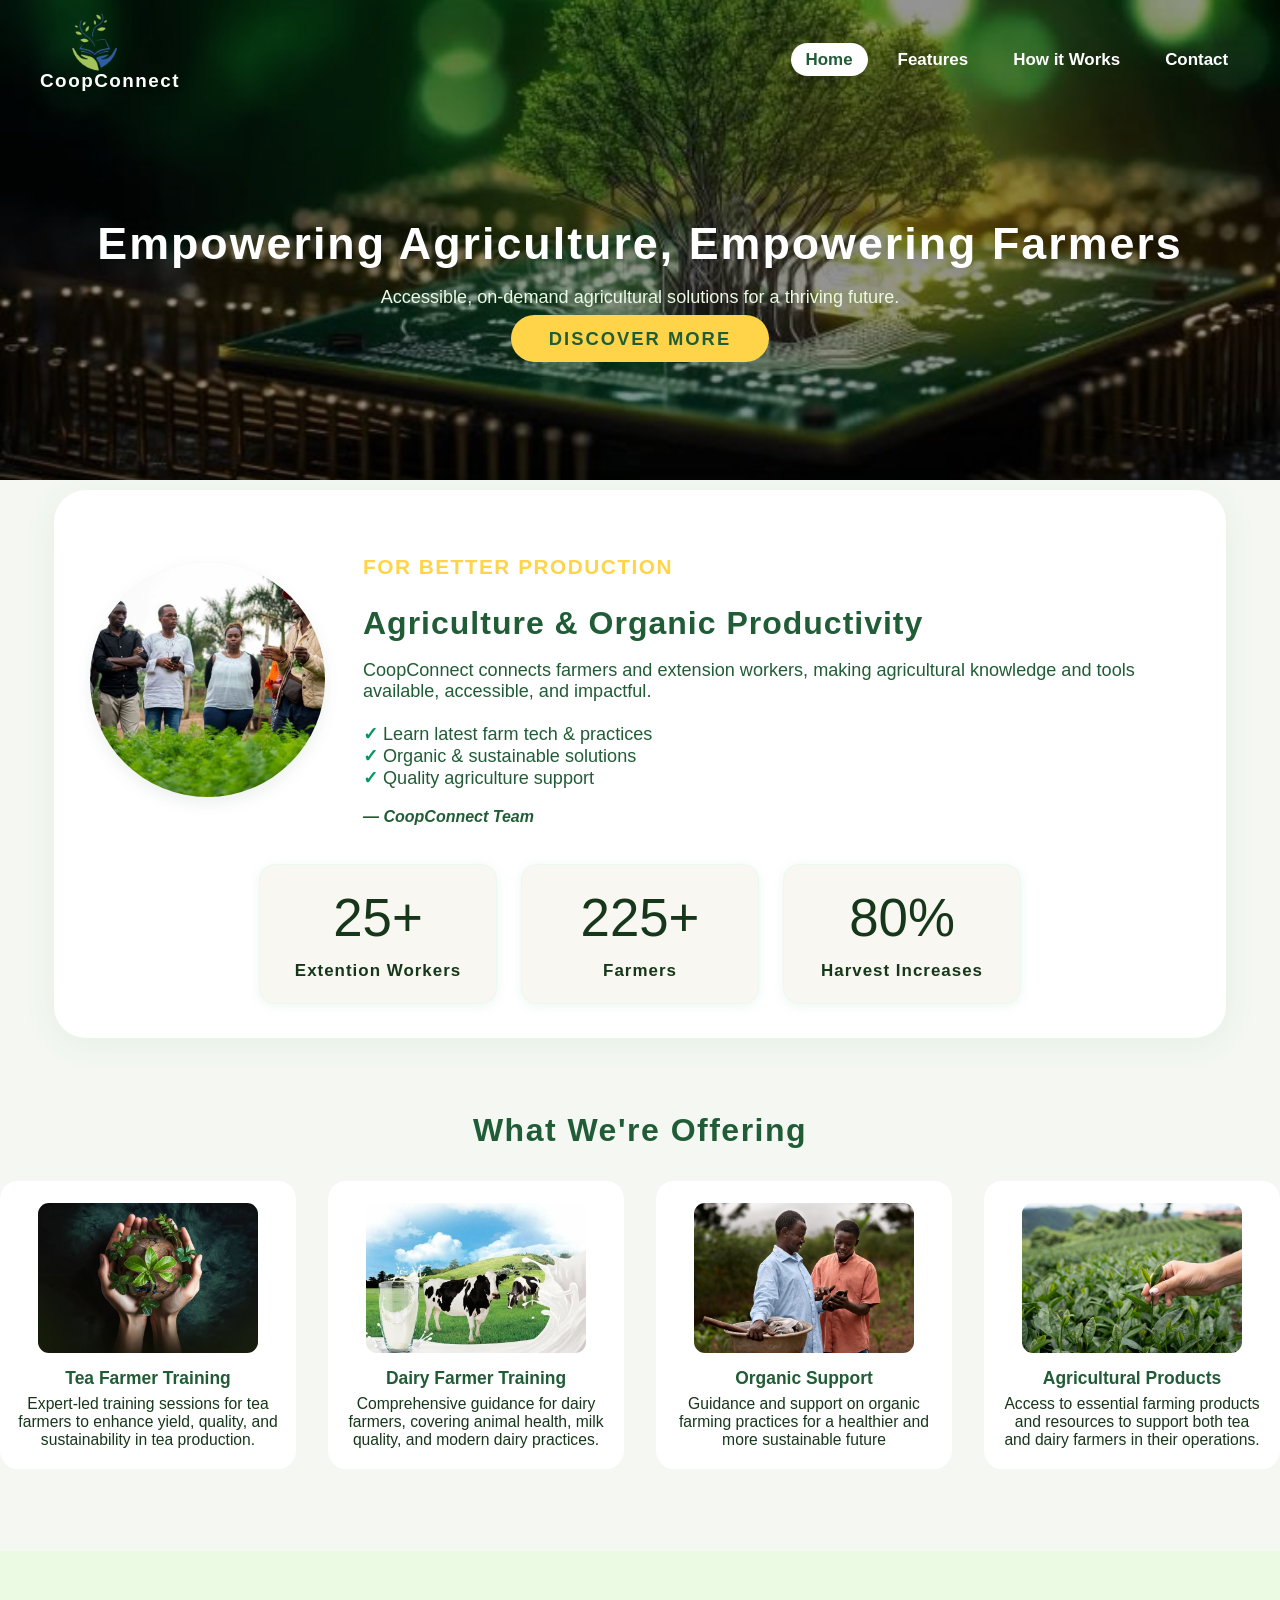
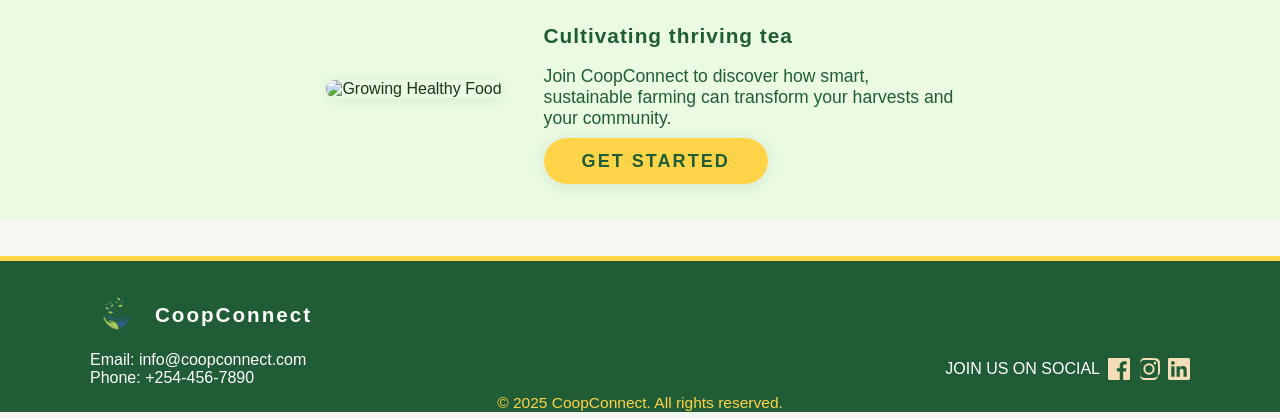
<file: index.html>
<!DOCTYPE html>
<html lang="en">
<head>
  <meta charset="UTF-8">
  <meta name="viewport" content="width=device-width, initial-scale=1.0">
  <title>CoopConnect | Home</title>
  <link rel="stylesheet" href="style.css">
  <link rel="icon" href="logo.png">
</head>
<body>
  <header>
    <div class="hero-section">
      <img src="images/dbc485158a3fa63e5e32a10bd4360f9a.jpg" alt="Hero background" class="hero-bg">
      <nav class="navbar">
        <div class="logo">
          <img src="images/Logo.png" alt="CoopConnect Logo">
          <span class="logotext">CoopConnect</span>
        </div>
        <button class="hamburger" id="hamburger" aria-label="Toggle navigation">
          <span></span>
          <span></span>
          <span></span>
        </button>
        <ul class="nav-links" id="navLinks">
          <li><a href="index.html"class="active">Home</a></li>
          <li><a href="features.html">Features</a></li>
          <li><a href="how-it-works.html" >How it Works</a></li>
          
          <li><a href="contact.html">Contact</a></li>
        </ul>
    </nav>
      <div class="hero-content">
        
        <h1>Empowering Agriculture, Empowering Farmers</h1>
        <p>Accessible, on-demand agricultural solutions for a thriving future.</p>
        <a href="#" class="hero-btn">Discover More</a>
      </div>
    </div>
  </header>
  <section class="intro-section">
    <div class="intro-content">
      <div class="intro-img-wrap">
        <img src="images/33837503_Kenia4-1226x0-c-default.jpg" alt="Farmers working together">
      </div>
      <div class="intro-text">
        <h3>FOR BETTER PRODUCTION</h3>
        <h2>Agriculture & Organic Productivity</h2>
        <p>
          CoopConnect connects farmers and extension workers, making agricultural knowledge and tools available, accessible, and impactful. 
          <br>
          <br>
          <span class="intro-check">&#10003;</span> Learn latest farm tech & practices<br>
          <span class="intro-check">&#10003;</span> Organic & sustainable solutions<br>
          <span class="intro-check">&#10003;</span> Quality agriculture support
        </p>
        <div class="intro-signature">
          <span>— CoopConnect Team</span>
        </div>
      </div>
    </div>
    <div class="feature-cards">
      <div class="feature-card">
        <div class="feature-card-icon">25+</div>
        <div class="feature-card-title">Extention Workers</div>
      </div>
      <div class="feature-card">
        <div class="feature-card-icon">225+</div>
        <div class="feature-card-title">Farmers</div>
      </div>
      <div class="feature-card">
        <div class="feature-card-icon">80%</div>
        <div class="feature-card-title">Harvest Increases</div>
      </div>
    </div>
  </section>

  <section class="offerings-section">
    <h2>What We're Offering</h2>
    <div class="offerings-list">
      <div class="offering">
        <img src="images/teaproduct.jpg" alt="Agriculture Products">
        <div class="offering-title">Tea Farmer Training</div>
        <div class="offering-desc">Expert-led training sessions for tea farmers to enhance yield, quality, and sustainability in tea production.</div>
      </div>
      <div class="offering">
        <img src="images/milk0.jpg" alt="Organic Products">
        <div class="offering-title">Dairy Farmer Training</div>
        <div class="offering-desc">Comprehensive guidance for dairy farmers, covering animal health, milk quality, and modern dairy practices.</div>
      </div>
      <div class="offering">
        <img src="images/medium-shot-farmers-with-smartphone.jpg" alt="Fresh Vegetables">
        <div class="offering-title">Organic Support </div>
        <div class="offering-desc">Guidance and support on organic farming practices for a healthier and more sustainable future</div>
      </div>
      <div class="offering">
        <img src="images/f34e3bfbaf74bbdf54e1a8351b16b3fd.jpg" alt="Dairy Products">
        <div class="offering-title">Agricultural Products</div>
        <div class="offering-desc">Access to essential farming products and resources to support both tea and dairy farmers in their operations.</div>
      </div>
    </div>
  </section>

  <section class="cta-section">
    <div class="cta-img">
      <img sr c="images/tea.jpg" alt="Growing Healthy Food">
    </div>
    <div class="cta-content">
      <h2>Cultivating thriving tea</h2>
      <p>
        Join CoopConnect to discover how smart, sustainable farming can transform your harvests and your community.
      </p>
      <a href="#" class="cta-btn">Get Started</a>
    </div>
  </section>

  
  <footer>
    <div class="footer-content">
      <div class="footer-logo">
        <img src="images/Logo.png" alt="CoopConnect Logo" style="height:56px;">
        <span>CoopConnect</span>
      </div>
      <div class="footer-info">
        <div>
          Email: info@coopconnect.com<br>
          Phone: +254-456-7890
        </div>
        <div class="footer-social">
          <span>JOIN US ON SOCIAL</span>
          <a href="https://facebook.com/yourpage" target="_blank" aria-label="Facebook">
            <svg class="footer-icon" viewBox="0 0 24 24" width="22" height="22" fill="#f5deb3" xmlns="http://www.w3.org/2000/svg">
                <path d="M22.675 0h-21.35C.597 0 0 .597 0 1.326v21.348C0 23.403.597 24 1.326 24h11.495v-9.294H9.691v-3.622h3.13V8.413c0-3.1 1.893-4.788 4.659-4.788 1.325 0 2.463.099 2.797.143v3.24l-1.918.001c-1.504 0-1.797.715-1.797 1.763v2.313h3.587l-.467 3.622h-3.12V24h6.116C23.403 24 24 23.403 24 22.674V1.326C24 .597 23.403 0 22.675 0"/>
              </svg>
          </a>
          <a href="https://instagram.com/yourpage" target="_blank" aria-label="Instagram">
            <svg class="footer-icon" viewBox="0 0 24 24" width="22" height="22" fill="#f5deb3" xmlns="http://www.w3.org/2000/svg">
                <path d="M12,2.163c3.204,0,3.584,0.012,4.85,0.07c1.366,0.062,2.633,0.334,3.608,1.308c0.974,0.975,1.246,2.243,1.308,3.608
                  c0.058,1.266,0.069,1.646,0.069,4.851s-0.012,3.584-0.07,4.85c-0.063,1.366-0.334,2.633-1.308,3.608
                  c-0.975,0.974-2.242,1.246-3.608,1.308c-1.266,0.058-1.646,0.069-4.85,0.069s-3.584-0.012-4.85-0.07
                  c-1.366-0.062-2.633-0.334-3.608-1.308c-0.974-0.975-1.246-2.242-1.308-3.608c-0.059-1.266-0.069-1.646-0.069-4.85
                  s0.012-3.584,0.07-4.85c0.062-1.366,0.334-2.633,1.308-3.608c0.975-0.974,2.242-1.246,3.608-1.308C8.416,2.175,8.796,2.163,12,2.163
                   M12,0C8.741,0,8.332,0.014,7.052,0.072C5.77,0.13,4.672,0.416,3.678,1.41C2.684,2.403,2.399,3.501,2.341,4.783
                  C2.283,6.064,2.269,6.473,2.269,12c0,5.527,0.014,5.936,0.072,7.217c0.058,1.282,0.343,2.381,1.337,3.374
                  c0.994,0.994,2.093,1.279,3.374,1.337C8.332,23.986,8.741,24,12,24s3.668-0.014,4.948-0.072c1.282-0.058,2.381-0.343,3.374-1.337
                  c0.994-0.994,1.279-2.093,1.337-3.374C23.986,17.668,24,17.259,24,12c0-5.259-0.014-5.668-0.072-6.948
                  c-0.058-1.282-0.343-2.381-1.337-3.374c-0.994-0.994-2.093-1.279-3.374-1.337C15.668,0.014,15.259,0,12,0L12,0z"/>
                <path d="M12,5.838A6.162,6.162,0,1,0,18.162,12,6.152,6.152,0,0,0,12,5.838Zm0,10.162A3.999,3.999,0,1,1,16,12,4,4,0,0,1,12,16Zm6.406-11.845a1.44,1.44,0,1,0,1.44,1.44A1.44,1.44,0,0,0,18.406,4.155Z"/>
              </svg>
          </a>
          <a href="https://linkedin.com/in/yourprofile" target="_blank" aria-label="LinkedIn">
            <svg class="footer-icon" viewBox="0 0 24 24" width="22" height="22" fill="#f5deb3" xmlns="http://www.w3.org/2000/svg">
                <path d="M20.447 20.452h-3.554v-5.569c0-1.328-.025-3.037-1.85-3.037-1.853 0-2.136 1.445-2.136 2.939v5.667h-3.554V9h3.414v1.561h.049c.476-.899 1.637-1.848 3.372-1.848 3.602 0 4.267 2.369 4.267 5.455v6.284zM5.337 7.433c-1.144 0-2.069-.926-2.069-2.068 0-1.143.925-2.068 2.069-2.068 1.143 0 2.068.925 2.068 2.068 0 1.142-.925 2.068-2.068 2.068zm1.777 13.019H3.561V9h3.553v11.452zM22.225 0H1.771C.792 0 0 .771 0 1.723v20.549C0 23.229.792 24 1.771 24h20.451C23.2 24 24 23.229 24 22.271V1.723C24 .771 23.2 0 22.225 0z"/>
              </svg>
          </a>
        </div>
      </div>
      <div class="footer-bottom">
        &copy; 2025 CoopConnect. All rights reserved.
      </div>
    </div>
  </footer>
<script src="index.js"></script>
</body>
</html>
</file>
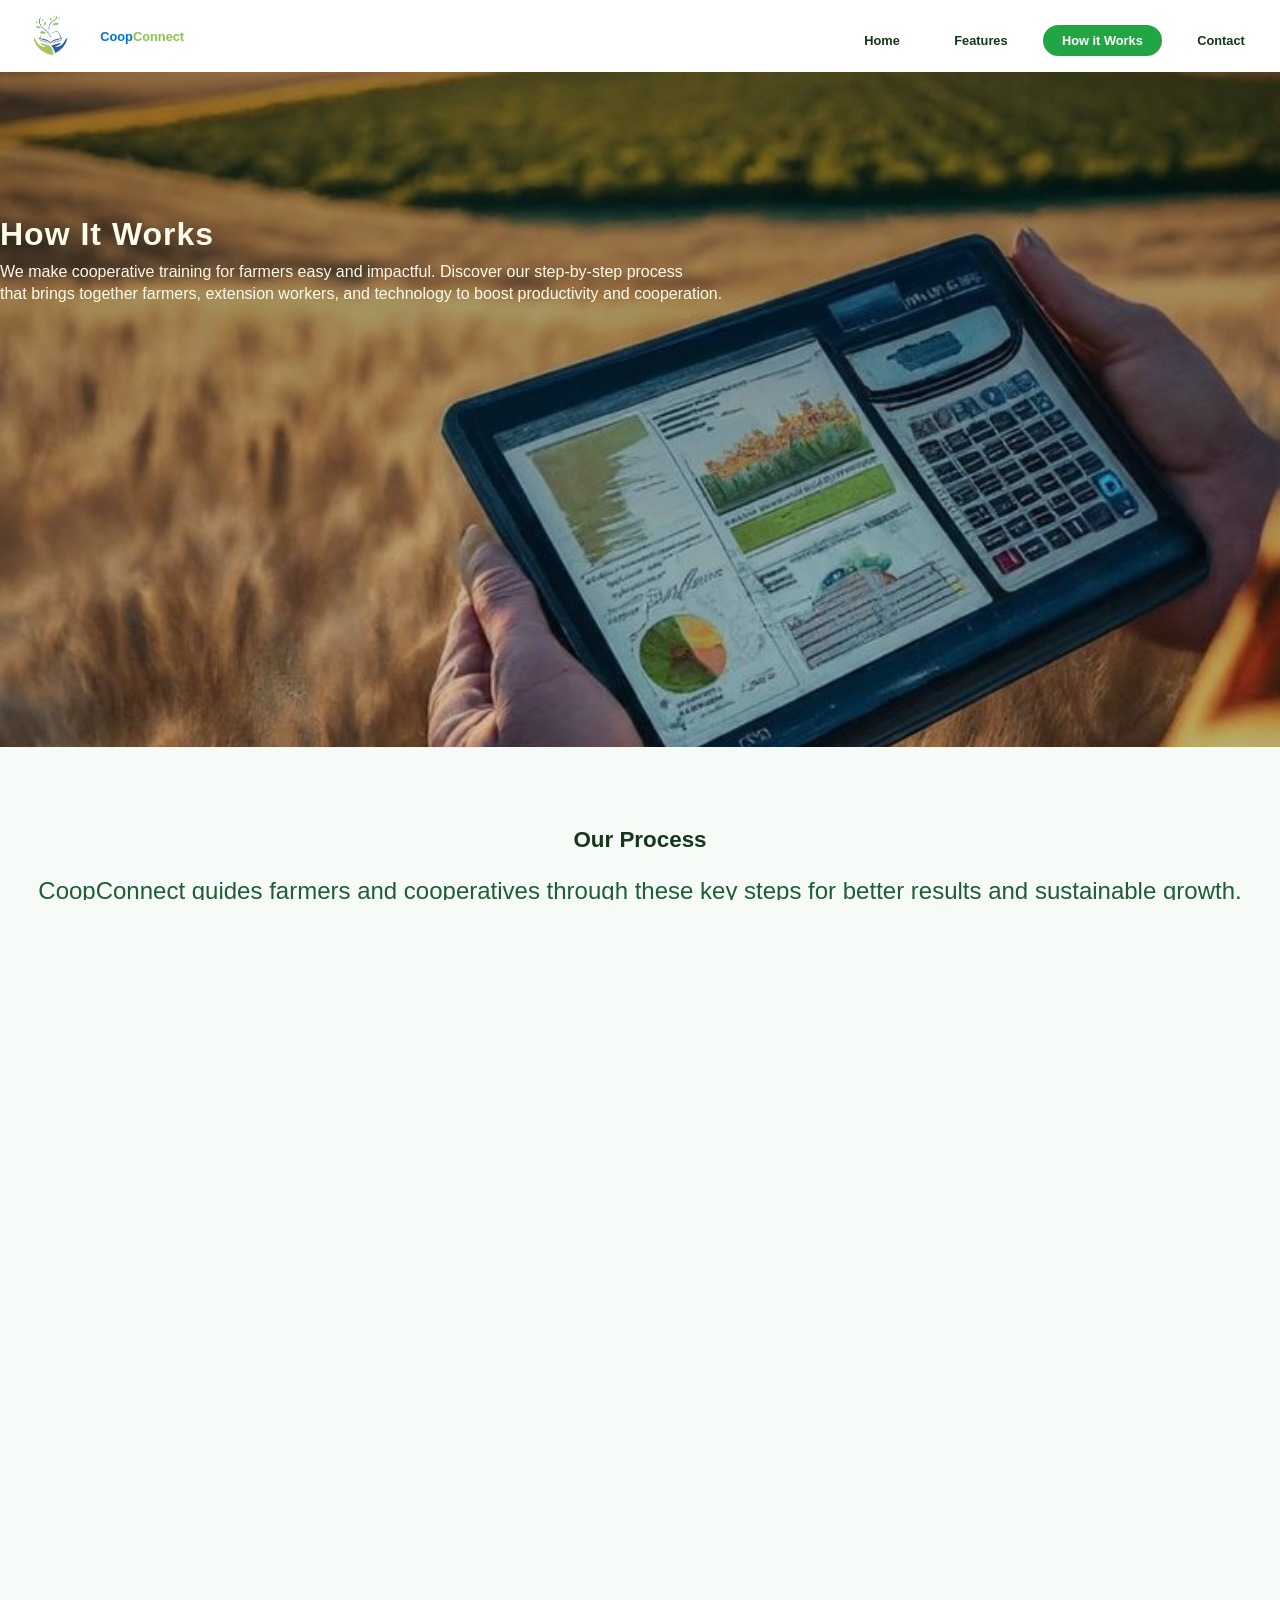
<file: how-it-works.html>
<!DOCTYPE html>
<html lang="en">
<head>
  <meta charset="UTF-8">
  <meta name="viewport" content="width=device-width,initial-scale=1.0">
  <title>CoopConnect | How it Works</title>
  <link rel="stylesheet" href="how-it-works.css">
  <link rel="icon" href="images/coop-logo.png"> 
  <link rel="stylesheet" href="https://cdnjs.cloudflare.com/ajax/libs/font-awesome/6.7.2/css/all.min.css">
</head>
<body>
  <nav class="navbar">
    <div class="logo">
      <img src="images/coop-logo.png" alt="CoopConnect Logo">
        <div class="footer-brand">
    <span class="footer-coop">Coop</span><span class="footer-connect">Connect</span>
  </div>
    </div>
    <button class="hamburger" id="hamburger" aria-label="Toggle navigation">
      <span></span>
      <span></span>
      <span></span>
    </button>
    <ul class="nav-links" id="navLinks">
      <li><a href="index.html">Home</a></li>
      <li><a href="features.html">Features</a></li>
      <li><a href="how-it-works.html" class="active">How it Works</a></li>
      <li><a href="contact.html">Contact</a></li>
    </ul>
  </nav>


  <header class="how-hero">
    <div class="hero-content">
      <h1>How It Works</h1>
      <p>
        We make cooperative training for farmers easy and impactful. Discover our step-by-step process <br>
        that brings together farmers, extension workers, and technology to boost productivity and cooperation.
      </p>
    </div>
  </header>

  <section class="steps-section">
    <div class="steps-title">Our Process</div>
    <div class="steps-desc">
      <p>CoopConnect guides farmers and cooperatives through these key steps for better results and sustainable growth.</p>
    </div>
    </section>
    <div class="steps-list">
      <div class="step-card">
        <div class="step-icon">👥</div>
        <div class="step-title"><h1>Grouping Farmers</h1></div>
        <div class="step-desc"><p>Farmers are grouped by village, forming collaborative learning circles for support and sharing.</p></div>
      </div>
      <div class="step-card">
        <div class="step-icon">🧑‍🏫</div>
        <div class="step-title"><h1>Assigning Extensions</h1></div>
        <div class="step-desc"><p>Extension workers are assigned to each group, offering expert guidance and practical training.</p></div>
      </div>
      <div class="step-card">
        <div class="step-icon">🗓️</div>
        <div class="step-title"><h1> Sessions</h1></div>
        <div class="step-desc"><p>Sessions are scheduled regularly for each group, ensuring consistent, ongoing learning opportunities.</p></div>
      </div>
      <div class="step-card">
        <div class="step-icon">🏅</div>
        <div class="step-title"><h1>Farmer's Points</h1></div>
        <div class="step-desc"><p>Active participation is rewarded with points, motivating farmers to attend and engage in every session.</p></div>
      </div>
    </div>
  

<footer>
      <div class="footer-content">
        <div class="footer-logo">
  <img src="images/coop-logo.png" alt="CoopConnect Logo" style="height:76px;">
  <div class="footer-brand">
    <span class="footer-coop">Coop</span><span class="footer-connect">Connect</span>
  </div>
</div>
        <div class="footer-info">
          <div>
            Email: info@coopconnect.com<br>
            Phone: +254-456-7890
          </div>
          <div class="footer-social">
            <p>JOIN US ON SOCIAL</p>
            <div class="footer-social-label">
              <a href="#" aria-label="Facebook">
                <i class="fa-brands fa-facebook" style="color: #FAFCFF;"></i>
              </a>
              <a href="#" aria-label="Instagram">
                <i class="fa-brands fa-instagram" style="color: #F3FBF9;"></i>
              </a>
              <a href="#" aria-label="LinkedIn">
                <i class="fa-brands fa-linkedin" style="color: #F1F2F4;"></i>
              </a>
            </div>
          </div>
        </div>
        <div class="footer-bottom">
          &copy; 2025 CoopConnect. All rights reserved.
        </div>
      </div>
    </footer>
  
  <script src="how-it-works.js"></script>
</body>
</html>
</file>
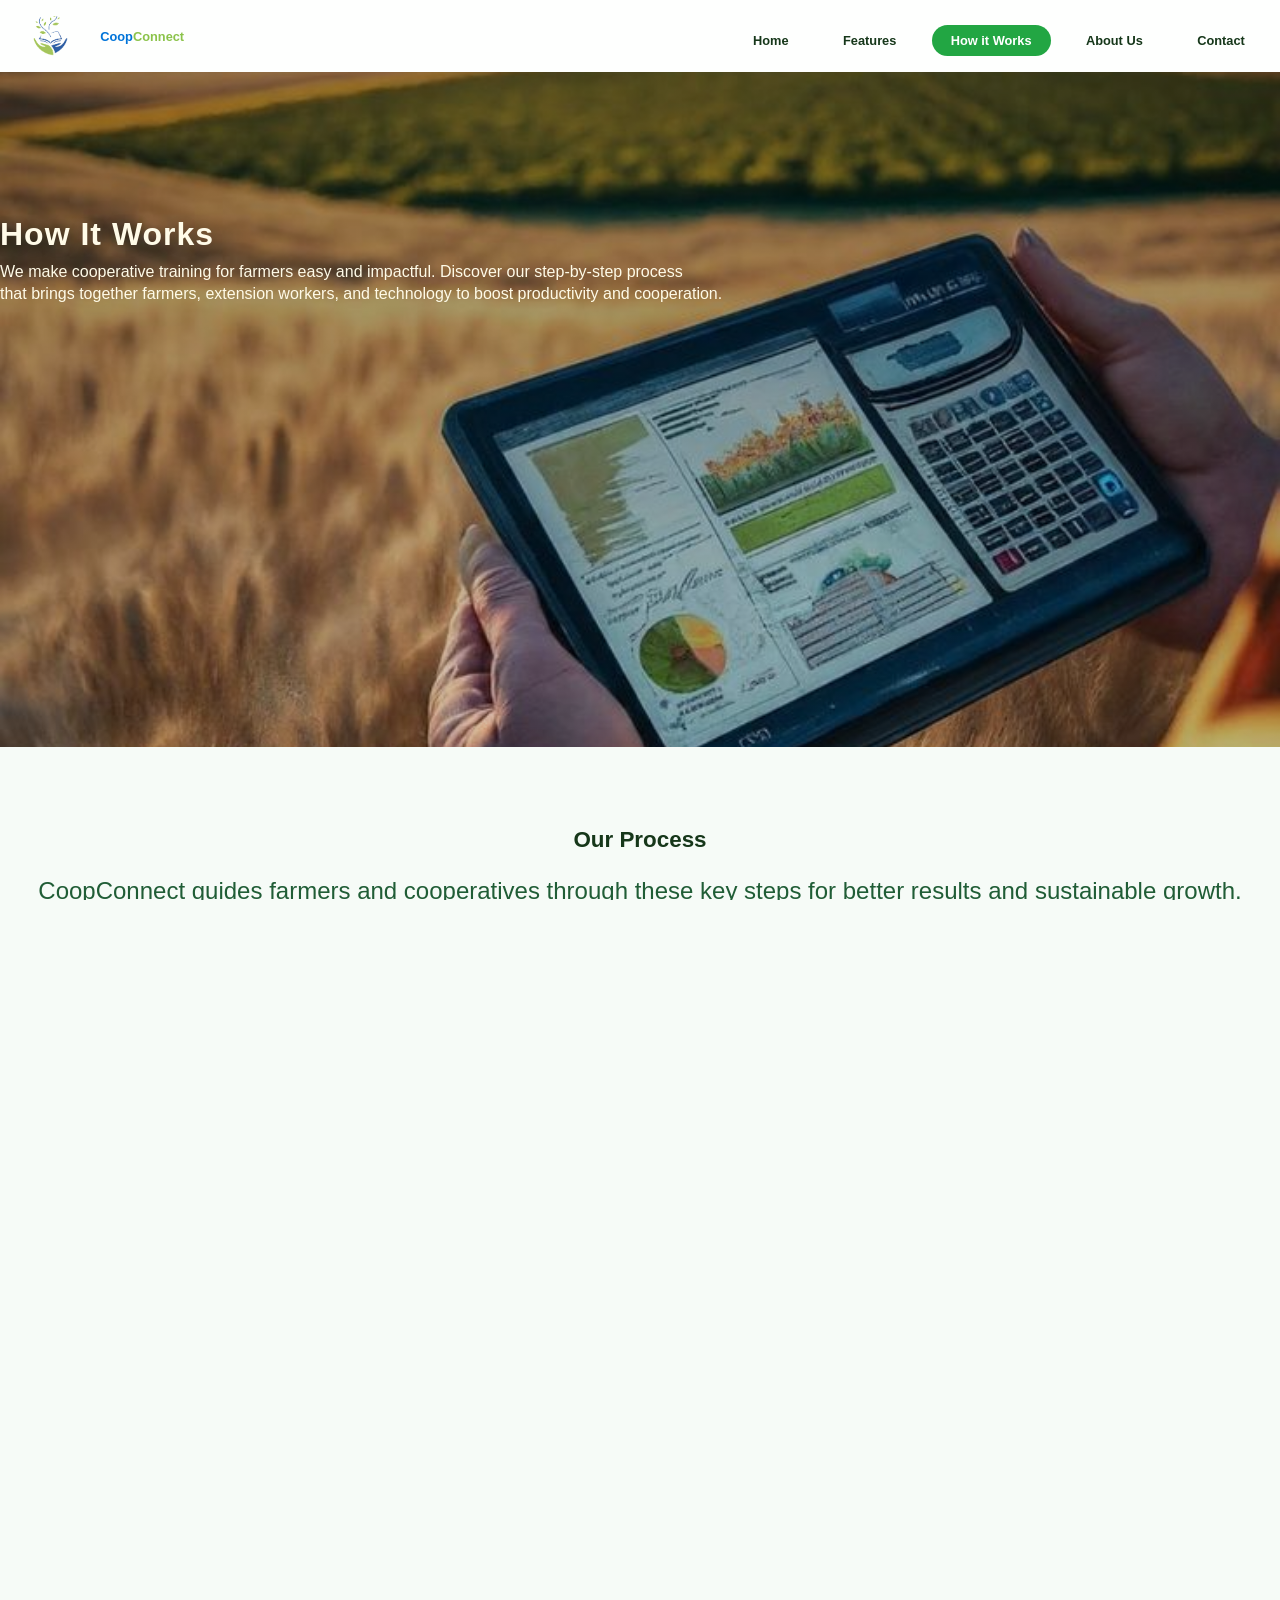
<file: how.html>
<!DOCTYPE html>
<html lang="en">
<head>
  <meta charset="UTF-8">
  <meta name="viewport" content="width=device-width,initial-scale=1.0">
  <title>CoopConnect | How it Works</title>
  <link rel="stylesheet" href="how-it-works.css">
  <link rel="icon" href="images/coop-logo.png"> 
  <link rel="stylesheet" href="https://cdnjs.cloudflare.com/ajax/libs/font-awesome/6.7.2/css/all.min.css">
</head>
<body>
  <nav class="navbar">
    <div class="logo">
      <img src="images/coop-logo.png" alt="CoopConnect Logo">
        <div class="footer-brand">
    <span class="footer-coop">Coop</span><span class="footer-connect">Connect</span>
  </div>
    </div>
    <button class="hamburger" id="hamburger" aria-label="Toggle navigation">
      <span></span>
      <span></span>
      <span></span>
    </button>
    <ul class="nav-links" id="navLinks">
      <li><a href="index.html">Home</a></li>
      <li><a href="features.html">Features</a></li>
      <li><a href="how" class="active">How it Works</a></li>
      <li><a href="about-us.html">About Us</a></li>
      <li><a href="contacts.html">Contact</a></li>
    </ul>
  </nav>


  <header class="how-hero">
    <div class="hero-content">
      <h1>How It Works</h1>
      <p>
        We make cooperative training for farmers easy and impactful. Discover our step-by-step process <br>
        that brings together farmers, extension workers, and technology to boost productivity and cooperation.
      </p>
    </div>
  </header>

  <section class="steps-section">
    <div class="steps-title">Our Process</div>
    <div class="steps-desc">
      <p>CoopConnect guides farmers and cooperatives through these key steps for better results and sustainable growth.</p>
    </div>
    </section>
    <div class="steps-list">
      <div class="step-card">
        <div class="step-icon">👥</div>
        <div class="step-title"><h1>Grouping Farmers</h1></div>
        <div class="step-desc"><p>Farmers are grouped by village, forming collaborative learning circles for support and sharing.</p></div>
      </div>
      <div class="step-card">
        <div class="step-icon">🧑‍🏫</div>
        <div class="step-title"><h1>Assigning Extensions</h1></div>
        <div class="step-desc"><p>Extension workers are assigned to each group, offering expert guidance and practical training.</p></div>
      </div>
      <div class="step-card">
        <div class="step-icon">🗓️</div>
        <div class="step-title"><h1> Sessions</h1></div>
        <div class="step-desc"><p>Sessions are scheduled regularly for each group, ensuring consistent, ongoing learning opportunities.</p></div>
      </div>
      <div class="step-card">
        <div class="step-icon">🏅</div>
        <div class="step-title"><h1>Farmer's Points</h1></div>
        <div class="step-desc"><p>Active participation is rewarded with points, motivating farmers to attend and engage in every session.</p></div>
      </div>
    </div>
  

<footer>
      <div class="footer-content">
        <div class="footer-logo">
  <img src="images/coop-logo.png" alt="CoopConnect Logo" style="height:76px;">
  <div class="footer-brand">
    <span class="footer-coop">Coop</span><span class="footer-connect">Connect</span>
  </div>
</div>
        <div class="footer-info">
          <div>
            Email: info@coopconnect.com<br>
            Phone: +254-456-7890
          </div>
          <div class="footer-social">
            <p>JOIN US ON SOCIAL</p>
            <div class="footer-social-label">
              <a href="#" aria-label="Facebook">
                <i class="fa-brands fa-facebook" style="color: #FAFCFF;"></i>
              </a>
              <a href="#" aria-label="Instagram">
                <i class="fa-brands fa-instagram" style="color: #F3FBF9;"></i>
              </a>
              <a href="#" aria-label="LinkedIn">
                <i class="fa-brands fa-linkedin" style="color: #F1F2F4;"></i>
              </a>
            </div>
          </div>
        </div>
        <div class="footer-bottom">
          &copy; 2025 CoopConnect. All rights reserved.
        </div>
      </div>
    </footer>
  
  <script src="how-it-works.js"></script>
</body>
</html>
</file>
<file: style.css>
body {
  font-family: poppins Arial, sans-serif;
  background: #f4f7f2;
  margin: 0;
  color: #16371a;
}

.topbar {
  background: #2d713c;
  color: #fff;
  padding: 6px 0;
  font-size: 0.98rem;
  display: flex;
  align-items: center;
  justify-content: space-between;
  padding-left: 28px;
  padding-right: 28px;
}
.topbar-links a {
  color: #fff;
  text-decoration: underline;
  margin-left: 16px;
  font-size: 0.93rem;
}

header {
  position: relative;
  min-height: 480px;
  background: #205d36;
}
.hero-section {
  position: relative;
  width: 100%;
  min-height: 480px;
  overflow: hidden;
  margin-top: px;
}
.hero-bg {
  width: 100%;
  height: 480px;
  object-fit: cover;
  display: block;
  filter: brightness(0.58) grayscale(0.08);
  position: absolute;
  top: 0;
  left: 0;
  z-index: 1;
}
.navbar {
  display: flex;
  justify-content: space-between;
  align-items: center;
  position: absolute;
  top: 28px;
  left: 0;
  width: 97%;
  padding: 0 48px;
  z-index: 3;
}
.logo {
  display: flex;
  align-items: center;
  margin-left: -2rem;

}

.logo img {
  height: 98px;
}
.logotext {
  font-weight: bold;
  color: #fff;
  font-size: 1.18rem;
  letter-spacing: 1.5px;
  text-shadow: 0 2px 8px rgba(0,0,0,0.11);
  margin-top: -1.5rem;
  margin-left: 2rem;
}
.nav-links {
  list-style: none;
  display: flex;
  gap: 15px;
  margin: 0;
  padding: 0;
}
.nav-links li a {
  color: #fff;
  text-decoration: none;
  font-weight: 600;
  font-size: 1.06rem;
  padding: 7px 15px;
  border-radius: 20px;

}
.nav-links li a.active,
.nav-links li a:hover {
  background: #fff;
  color: #205d36;
}

.hero-content {
  position: absolute;
  top: 56%;
  left: 50%;
  transform: translate(-50%, -50%);
  text-align: center;
  width: 90%;
  z-index: 2;
}
.hero-content h2 {
  color: #fff;
  font-size: 1.3rem;
  font-weight: 500;
  margin-bottom: 4px;
  letter-spacing: 1.5px;
}
.hero-content h1 {
  color: #fff;
  font-size: 2.8rem;
  font-weight: 900;
  letter-spacing: 2px;
  margin-bottom: 18px;
  text-shadow: 0 2px 14px rgba(0,0,0,0.18);
}
.hero-content p {
  color: #eafae3;
  font-size: 1.13rem;
  margin-bottom: 20px;
}
.hero-btn {
  background: #ffd449;
  color: #205d36;
  border: none;
  font-weight: 800;
  padding: 13px 38px;
  border-radius: 28px;
  font-size: 1.15rem;
  box-shadow: 0 2px 15px rgba(32,93,54,0.10);
  cursor: pointer;
  text-decoration: none;
  text-transform: uppercase;
  letter-spacing: 2px;
}
.hero-btn:hover {
  background: #205d36;
  color: #ffd449;
  border: 2px solid #ffd449;
}

.intro-section {
  background: #fff;
  margin: -62px auto 0 auto;
  max-width: 1100px;
  border-radius: 32px;
  box-shadow: 0 6px 32px rgba(63,164,80,0.08);
  padding: 44px 36px 34px 36px;
  position: relative;
  z-index: 10;
  margin-top: 10px;
}
.intro-content {
  display: flex;
  align-items: center;
  gap: 38px;
}
.intro-img-wrap {
  flex-shrink: 0;
  border-radius: 100%;
  overflow: hidden;
  box-shadow: 0 6px 16px rgba(32,93,54,0.09);
  width: 235px;
  height: 235px;
  background: #eafae3;
  display: flex;
  align-items: center;
  justify-content: center;
}
.intro-img-wrap img {
  width: 235px;
  height: 235px;
  object-fit: cover;
}
.intro-text h3 {
  color:#ffd449;
  font-size: 1.3rem;
  font-weight: 700;
  letter-spacing: 1.5px;
  margin-bottom: 5px;
}
.intro-text h2 {
  color: #205d36;
  font-size: 2rem;
  font-weight: 900;
  margin-bottom: 10px;
  letter-spacing: 1px;
}
.intro-text p {
  font-size: 1.13rem;
  color: #205d36;
  font-weight: 500;
}
.intro-check {
  color: #00985f;
  font-size: 1.13rem;
  font-weight: bold;
}
.intro-signature {
  margin-top: 15px;
  color: #205d36;
  font-style: italic;
  font-size: 1em;
  font-weight: 700;
}

.feature-cards {
  display: flex;
  justify-content: center;
  gap: 24px;
  margin-top: 38px;
}
.feature-card {
  background: #f8f7f2;
  border-radius: 16px;
  box-shadow: 0 2px 12px rgba(0,152,95,0.08);
  padding: 22px 28px;
  text-align: center;
  min-width: 180px;
  max-width: 220px;
  transition: box-shadow 0.18s, transform 0.18s;
  border: 1.5px solid #eafaf0;
}
.feature-card-icon {
  font-size: 3.3rem;
  margin-bottom: 13px;
}
.feature-card-title {
  font-weight: 800;
  color: #16371a;
  font-size: 1.06rem;
  letter-spacing: 1px;
}

.offerings-section {
  background: #f4f7f2;
  padding: 48px 0 42px 0;
  text-align: center;
}
.offerings-section h2 {
  color: #205d36;
  font-size: 2rem;
  font-weight: 900;
  letter-spacing: 1.5px;
  margin-bottom: 32px;
}
.offerings-list {
  display: flex;
  justify-content: center;
  gap: 32px;
  flex-wrap: wrap;
  margin-top: 18px;
}
.offering {
  background: #fff;
  border-radius: 18px;
  padding: 22px 18px 20px 18px;
  max-width: 330px;
  min-width: 180px;
  flex: 1 1 180px;
  text-align: center;
  transition: box-shadow 0.18s, transform 0.18s;
}
.offering:hover {
  box-shadow: 0 8px 32px rgba(32,93,54,0.16);
  transform: translateY(-6px) scale(1.03);
}
.offering img {
  width: 150%;
  max-width: 280px;
  height: 200px;
  object-fit: cover;
  border-radius: 11px;
  margin-bottom: 11px;
}
.offering-title {
  font-weight: 800;
  color: #205d36;
  font-size: 1.09rem;
  margin-bottom: 6px;
}
.offering-desc {
  font-size: 0.98rem;
  color: #16371a;
  min-height: 38px;
}

.cta-section {
  background: #eafae3;
  display: flex;
  align-items: center;
  justify-content: center;
  gap: 42px;
  padding: 56px 0 48px 0;
  margin-top: 40px;
  flex-wrap: wrap;
}
.cta-img img {
  width: 340px;
  height: 200px;
  object-fit: cover;
  border-radius: 16px;
  box-shadow: 0 2px 12px rgba(32,93,54,0.09);
}
.cta-content {
  max-width: 410px;
}
.cta-content h2 {
  color: #205d36;
  font-size: 1.7rem;
  font-weight: 900;
  letter-spacing: 1px;
}
.cta-content p {
  font-size: 1.13rem;
  color: #205d36;
  margin-bottom: 22px;
}
.cta-btn {
  background: #ffd449;
  color: #205d36;
  border: none;
  font-weight: 800;
  padding: 13px 38px;
  border-radius: 28px;
  font-size: 1.13rem;
  box-shadow: 0 2px 15px rgba(32,93,54,0.10);
  cursor: pointer;
  text-decoration:none;
  text-transform: uppercase;
  letter-spacing: 2px;
}
.cta-btn:hover {
  background: #205d36;
  color: #ffd449;
  border: 2px solid #ffd449;
}


footer {
  background: #205d36;
  color: #fff;
  padding: 26px 0 0 0;
  margin-top: 36px;
  font-size: 1rem;
  border-top: 5px solid #ffd449;
}
.footer-content {
  max-width: 1100px;
  margin: 0 auto;
  padding: 0 16px;
}
.footer-logo {
  display: flex;
  align-items: center;
  gap: 13px;
  font-weight: bold;
  font-size: 1.29rem;
  margin-bottom: 8px;
  letter-spacing: 2px;
  
}
.footer-info {
  display: flex;
  justify-content: space-between;
  align-items: center;
  flex-wrap: wrap;
  margin-bottom: 7px;
}
.footer-social {
  display: flex;
  align-items: center;
  gap: 8px;
}
.footer-icon {
  width: 22px;
  height: 22px;
  vertical-align: middle;
  filter: grayscale(0.1);
}
.footer-bottom {
  text-align: center;
  font-size: 0.97rem;
  color: #ffd449;
  margin-bottom: 7px;
  margin-top: 7px;
}
.hamburger span {
  display: block;
  width: 40px;
  height: 4px;
  margin: 6px 0;
  background: #333;
  border-radius: 2px;
  transition: all 0.3s;
}



.hamburger {
  width: 30px;
  height: 40px;
  padding: 0;
  background: none;
  border: none;
  display: flex;
  flex-direction: column;
  justify-content: center;
  align-items: center;
  margin-left: 18rem;
  display: none;
}
.white-x {
  color: white ;
  font-size: 2.5rem;
  font-weight: bold;
}

@media (max-width: 900px) {
  .hamburger {
    display: flex;
    position: absolute;
    top: 22px;
    left: 18px;
    z-index: 2001;
  }
  .nav-links {
    flex-direction: column;
    position: fixed;
    top: 0;
    left: 0;
    /* background: #00985F; */
    width: 110vw;
    height: auto;
    max-height: 50vh;
    padding: 60px 0 0 0;
    gap: 12px;
    border-radius: 0 18px 18px 0;
    box-shadow: 0 8px 24px rgba(0,0,0,0.13);
    display: none;
    z-index: 1000;
    overflow-y: auto;
    margin: 0;
    box-sizing: border-box;
    
  }
  .nav-links.open {
    display: flex;
  }
  .nav-links li {
    width: 100%;
    text-align: left;
    box-sizing: border-box;
  }
  .nav-links li a {
    /* color: #fff; */
    font-size: 1.1rem;
    padding: 12px 28px;
    border-radius: 18px;
    display: block;
    width: 100%;
    box-sizing: border-box;
  }}
.logo{
  margin-top: -2rem;
  /* margin-left: -15rem; */
}
.logo{
  /* margin-left: -3rem; */
  flex-direction: column;
}


.logo {
  flex-direction: column;

}


@media (max-width: 1200px) {
  .intro-section, .footer-content {
    max-width: 98vw;
    padding: 4vw 2vw;
  }
}
@media (max-width: 900px) {
  .navbar {
    padding: 0 18px;
    flex-direction: column;
    gap: 7px;
  }
  .intro-content {
    flex-direction: column;
    gap: 16px;
    align-items: center;
    text-align: center;
  }
  .feature-cards {
    flex-direction: column;
    gap: 14px;
    align-items: center;
  }
  .offerings-list {
    flex-wrap: wrap;
    gap: 16px;
  }
  .cta-section {
    flex-direction: column;
    gap: 18px;
    padding: 28px 0 28px 0;
  }
}
@media (max-width: 600px) {
  .navbar {
    padding: 0 4px;
    flex-direction: column;
    gap: 6px;
  }
  .intro-section {
    padding: 1.1rem 0.3rem 1.1rem 0.3rem;
    border-radius: 12px;
  }
  .intro-img-wrap, .intro-img-wrap img {
    width: 140px;
    height: 140px;
  }
  .feature-card {
    min-width: 120px;
    max-width: 98vw;
    padding: 18px 8px;
  }
  .offerings-section {
    padding: 18px 0 18px 0;
  }
  .cta-img img {
    width: 98vw;
    max-width: 98vw;
    height: 88px;
  }
  .footer-content {
    padding: 0 6px;
    font-size: 0.98rem;
  }
}
@media (max-width: 1024px) {

  .problem-element {
    transform: none ;
    will-change: auto ;
  }.hero-content h1 {
    font-size: 2.2rem;
  }
  
  .intro-content {
    gap: 32px;
  }
  
  .offerings-list {
    gap: 22px;
  }
  
}


@media (max-width: 768px) {
  .mobile-menu {
    padding: 0 24px;
  }
  
  .hero-content h1 {
    font-size: 1.8rem;
    
  }
  
  .hero-content h2 {
    font-size: 1.1rem;
  }
  
  .intro-content {
    flex-direction: column;
    text-align: center;
  }
  
  .intro-img-wrap {
    margin: 0 auto;
  }
  
  
  .feature-cards {
    flex-wrap: wrap;
  }
  
  .cta-section {
    flex-direction: column;
    text-align: center;
  }
  
  .cta-img img {
    width: 100%;
    max-width: 400px;
  }
  .logotext{
    margin-left: 5rem;
    margin-top: -1rem;
  }
}

@media (max-width: 480px) {
  
  .offering img {
    width: 80%;
    max-width: 200px;
    height: 180px;
    object-fit: cover;
    border-radius: 11px;
    margin-bottom: 11px;
  }
  .hero-content h1 {
    font-size: 1.5rem;
    margin-top: -1rem;
    color: w;
  }
  .offerings-section h2 {
    color: #205d36;
    font-size: 1.2rem;
    font-weight: 900;
    letter-spacing: 1.5px;
    margin-bottom: 32px;
  }
  
  .hamburger span {
    background-color: #fff; 
    margin-top: -0.01rem;
  }
  .hero-btn, .cta-btn {
    padding: 10px 24px;
    font-size: 1rem;
  }
  
  .feature-card {
    min-width: 140px;
    padding: 16px;
  }
  
  .footer-info {
    flex-direction: column;
    gap: 16px;
  }
  .intro-text h2 {
    color: #205d36;
    font-size: 1.6rem;
    font-weight: 900;
    margin-bottom: 10px;
    letter-spacing: 1px;
  }
    
    .logo{
      flex-direction:column;
      margin-left: -14rem;
      
      
  
    }
    .logotext{
      margin-left: 2rem;
      margin-top: -1.5rem;
    }
    
  }
  .cta-content h2 {
    color: #205d36;
    font-size: 1.3rem;
  }
  .cta-content p {
    font-size: 1.10rem;
    color: #205d36;
    
  }
    
  
    .navbar.active .nav-links {
      display: flex;
      flex-direction: column;
      position: absolute;
      top: 100%;
      right: 0;
      background: #205d36;
      width: 100%;
      padding: 15px 0;
      z-index: 1000;
      margin-left: 5%;
    }
    
    .nav p{
      margin: 8px 0;
      
    }


.hamburger span:nth-child(1) {
  top: 0;
}

.hamburger span:nth-child(2) {
  top: 0px;
}

.hamburger span:nth-child(3) {
  top: 6px;
}


.hamburger.active span:nth-child(1),
.hamburger.active span:nth-child(3) {
  top: 3px;
   
}


    @media (max-width: 1280px) and (orientation: landscape) {
    .offerings-list {
      display: flex;
     
      margin-top: 18px;
    }
    .offering img {
      width: 90%;
      max-width: 220px;
      height: 150px;
      object-fit: cover;
      border-radius: 11px;
      margin-bottom: 11px;
   
    }
    .navbar {
      padding: 0 2.5rem ;
      width: 94% ;
    }
    .hamburger{
      display: none;
   
    }

  }

 @media (min-width: 540px) and (max-width: 720px) {
  .logo{
    flex-direction:column;
    margin-left: -22rem; 

  }
  .offerings-list {
   flex-direction: column ;
   margin-left: 16.3%;
    gap: 3px; 
    flex-wrap: wrap;
    margin-top: 18px;
  }
 



  .logotext{
    margin-left: 2rem;
    margin-top: -1.5rem;
  }
  .hamburger span {
    background-color: #fff; 
    margin-top: -0.01rem;
    margin-left: 18rem
  }
  
}
@media (min-width: 768px) and (max-width: 1180px) {

  
  .logo{
    margin-left: -3rem;
    /* flex-direction: column; */
  }

  .hero-content h1 {
    font-size: 2.2rem ;
    margin-top: 2vh;
    
  }
  .hamburger span {
    background-color: #fff; 
    margin-top: -0.01rem;
    margin-left: 50rem
  }
  .offering img {
    width: 90%;
    max-width: 220px;
    height: 150px;
    object-fit: cover;
    border-radius: 11px;
    margin-bottom: 11px;
 
  }
 

 
 
}
</file>
<file: how-it-works.css>
*,
*::before,
*::after { box-sizing: border-box; }
html, body { height: 100%; margin: 0; padding: 0;overflow-x: hidden; }
body {
  .hamburger {display: none;}
  min-height: 100vh;
  min-width: 100%;
  font-family: 'Poppins', Arial, sans-serif;
  background: #f6fbf7;
  color: #103815;
  display: flex;
  flex-direction: column;
}


.navbar {
  width: 100%;
  background: rgba(255,255,255,0.92);
  box-shadow: 0 2px 8px rgba(32,93,54,0.09);
  display: flex;
  align-items: center;
  justify-content: space-between;
  padding: 1rem 0.8rem;

}
.logo {
  display: flex;
  align-items: center;
  gap: 0.5rem;
  font-size: 1.5rem;
  font-weight: bold;
  color: #22a643;
}
.logo img { height: 40px; width: auto; margin-right: 8px; }
.nav-links {
  display: flex;
  gap: 1.8rem;
  list-style: none;
  margin: 0;
  margin-top: 1vh;
}
.nav-links a {
  font-size: 1rem;
  color: #16371a;
  text-decoration: none;
  font-weight: 600;
  padding: 0.5rem 1.2rem;
  border-radius: 999px;
  transition: background .18s, color .18s;
}
.nav-links a.active,
.nav-links a:hover {
  background: #22a643;
  color: #fff;
}
.hamburger { 
  width: 15px;        
  height: 40px;
  padding: 0 43px 0 0;
  background: none;
  border: none;
  display: flex;
  flex-direction: column;
  justify-content: center;
  align-items: center;

}

.hamburger span {
  display: block;
  width: 30px;      
  height: 4px;        
  margin: 6px 0;      
  background: #22a643;
  border-radius: 2px;
  transition: all 0.3s;

}

.how-hero {
  width: 100%;
  min-height: 75vh;
  background: linear-gradient(220deg, #eafae3 65%, #bde5b1 100%);
  background-image: 
    linear-gradient(rgba(0,0,0,0.4),rgba(0,0,0,0.15)),
    url('images/person farming.jpg');
  background-size: cover;
  background-position: center;
  justify-items: center;

}
.how-hero h1 {
  margin-top: 9rem;
  font-size: 4rem;
  font-weight: 800;
  color: #fffbe8;
  margin-bottom: 0.5rem;
  text-shadow: 0 2px 16px rgba(32,93,54,0.11);
  letter-spacing: 1px;
  justify-items: center;
}
.how-hero p {
  font-size: 1.5rem;
  color: #fffbe8;
  margin: 0 auto;
  line-height: 1.4;
  justify-items: center;
}


.steps-title {
  font-size: 2rem;
  font-weight: 800;
  color: #16371a;
  margin-bottom: 0.5rem;
  text-align: center;
  padding-top: 5rem;
}
.steps-desc {
  justify-items: center;
  text-align: center;
  color: #205d36;
  font-size: 1rem;
  margin-bottom: 2.2rem;
  padding-bottom: 3rem;
}

.steps-desc p{
  font-size: 1rem;
}
.steps-list {
  margin: 2rem;
  display: flex;
  gap: 2rem;
  justify-content: center;
  padding-bottom: 3rem;
}
.step-card {
  background: #f6fbf7;
  font-size: 18px;
  border-radius: 14px;
  box-shadow: 0 2px 12px rgba(22,55,26,0.08);
  padding: 2rem 1.5rem 1.2rem 1.5rem;
  height: 44vh;
  flex: 1 1 120px;
  display: flex;
  flex-direction: column;
  align-items: center;
  border-top: 5px solid #22a643;
  transition: box-shadow 0.2s, transform 0.2s;
}

.step-card p{
  font-size: 1rem;
}
.step-card:hover {
  box-shadow: 0 12px 32px rgba(32,93,54,0.12);
  transform: translateY(-6px) scale(1.03);
}
.step-icon {
  background: #eafae3;
  border-radius: 50%;
  width: 52px;
  height: 52px;
  margin-bottom: 1.2rem;
  display: flex;
  align-items: center;
  justify-content: center;
  font-size: 2.3rem;
  color: #22a643;
  box-shadow: 0 2px 10px rgba(32,93,54,0.08);
}


footer {
  background: #076844;
  color: white;
  padding: 18px 0 0 0;
  margin-top: 48px;
  font-size: 1rem;
  border-top: 3px solid #00985F;
  width: 100%;
  max-width: 100vw;
  box-sizing: border-box;
}
.footer-content {
  max-width: 1000px;
  margin: 0 auto;
  padding: 0 24px;
  width: 100%;
  box-sizing: border-box;
}
.footer-info {
  display: flex;
  justify-content: space-between;
  align-items: end;
  flex-wrap: wrap;
  margin-bottom: 7px;
  margin-left: -20vh;
  width: 100%;
  box-sizing: border-box;
}
.footer-social{
  display: flex;
  gap:12px;
}

.footer-bottom {
  text-align: center;
  font-size: 0.97rem;
  color: white;
  margin-bottom: 7px;
  margin-top: 4px;
  max-width: 100%;
}


.footer-logo {
  display: flex;
  flex-direction: column;
  align-items: start;
  gap: 2px;
  margin-left: -20vh;
  font-weight: 900;
  font-size: 1.21rem;
  margin-bottom: 8px;
  letter-spacing: 2px;
  max-width: 100%;
}
.footer-logo img {
  margin-top: 0;
  margin-bottom: 0;
}

.footer-coop {
  color: #0074D9;
}
.footer-connect {
  color: #8BC34A;
}

.footer-social {
  display: flex;
  align-items: center;
  gap: 14px;
}

.footer-social-label {
  font-weight: 500;
  letter-spacing: 1px;
  margin-right: -288px;
}

.footer-social-icons {
  display: flex;
  gap: 12px;
}





@media  only screen and (max-width: 1280px) and (min-width:1279px) {
  .navbar, .footer-content {
    padding-left: 1rem;
    padding-right: 1rem;
    font-size: 0.85rem; 
  }
  
  .how-hero h1{
    font-size: 2rem
  }

  .how-hero p{
    font-size: 1rem;
  }

  .step-desc p{
    font-size: 0.7rem;
  }
  .container,
  .footer-content {
    max-width: 1200px;
    margin: 0 auto;
    width: 100%;
    box-sizing: border-box;
    font-size: 0.85rem; 
  }
  .steps-list {
    gap: 1rem;
    flex-wrap: wrap;
  }

  .steps-title {
    font-size: 1.4rem;
  }

  .steps-desc p{
    font-size: 24px;
  }
  .step-card {
    min-width: 200px;
    max-width: 300px;
    font-size: 0.4rem; 

    padding: 1.1rem 0.8rem;
  }
  .logo, .footer-logo {
    font-size: 0.86rem; 
  }
  .nav-links {
    gap: 1rem;
    font-size: 0.7rem; 
  }
  .nav-links li a {
    font-size: 0.8rem;
  }

  footer {
    background: #076844;
    color: white;
    padding: 18px 0 0 0;
    margin-top: 48px;
    font-size: 0.85rem; /* further reduced */
    border-top: 3px solid #00985F;
    width: 100%;
    max-width: 100vw;
    box-sizing: border-box;
  }
  .footer-content {
    max-width: 1000px;
    margin: 0 auto;
    padding: 0 24px;
    width: 100%;
    box-sizing: border-box;
    font-size: 0.85rem; 
  }
  .footer-info {
    display: flex;
    justify-content: space-between;
    align-items: end;
    flex-wrap: wrap;
    margin-bottom: 7px;
    margin-left: -20vh;
    width: 100%;
    box-sizing: border-box;
    font-size: 0.80rem;
  }
  .footer-social{
    display: flex;
    gap:12px;
    font-size: 0.82rem;
  }

  .footer-bottom {
    text-align: center;
    font-size: 0.80rem; 
    color: white;
    margin-bottom: 7px;
    margin-top: 4px;
    max-width: 100%;
  }

  .footer-logo {
    display: flex;
    flex-direction: column;
    align-items: start;
    gap: 2px;
    margin-left: -20vh;
    font-weight: 900;
    font-size: 0.87rem; 
    margin-bottom: 8px;
    letter-spacing: 2px;
    max-width: 100%;
  }
  .footer-logo img {
    margin-top: 0;
    margin-bottom: 0;
  }

  .footer-coop {
    color: #0074D9;
    font-size: 0.80rem; 
  }
  .footer-connect {
    color: #8BC34A;
    font-size: 0.80rem;
  }

  .footer-social {
    display: flex;
    align-items: center;
    gap: 14px;
    font-size: 0.7rem; 
  }

  .footer-social-label {
    font-weight: 500;
    letter-spacing: 1px;
    margin-right: -288px;
    font-size: 0.7rem; 
  }

  .footer-social-icons {
    display: flex;
    gap: 12px;
    font-size: 0.7rem; 
  }
}


@media (width: 1024px) and (min-width: 1023px){
  html, body {

    width: 1024px;
    margin: 0 auto;
    overflow-x: hidden;
    min-height: 700px;
  }

  .navbar {
    width: 100%;
    max-width: 1024px;
    margin: 0 auto;
    padding-left: 20px;
    padding-right: 20px;
    box-sizing: border-box;
  }

  .navbar {
    padding-top: 1rem;
    padding-bottom: 1rem;
  }

  .nav-links {
    gap: 1.2rem;
    margin-top: 0.5vh;
  }
  .nav-links a {
    font-size: 0.6rem;
    padding: 0.5rem 0.2rem;
  }

  .hamburger { display: none; }

  .how-hero {
    min-height: 310px;
    padding: 4rem 1.5rem 1.5rem 1.5rem;
    background-position: center 30%;
  }
  .how-hero h1 {
     margin-top: 1.5rem;
    font-size: 2rem;
  }
  .how-hero p {
    font-size: 0.8rem;
    margin-top: 1.5rem;
  }

  .steps-title {
    font-size: 1rem;
  }
  .steps-desc p{
    font-size: 0.8rem;
  }
  .steps-list {
  
    margin-top: -2rem;
    gap: 0.6rem;
    flex-wrap: nowrap;
  }
  .step-card {
    height: 49vh;
    
  }
  .step-card h1 {
    font-size: 0.8rem;
  }
  .step-card p {
    font-size: 0.6rem;
  }
  .step-icon {
    width: 38px;
    height: 38px;
    font-size: 1rem;
  }

  footer {
  background: #076844;
  color: white;
  font-size: 0.6rem;
  margin-top: -8.5vh;
  border-top: 3px solid #00985F;
  box-sizing: border-box;
}
.footer-content {
  width: 700px;
  margin-left: 20vh;

}
.footer-info {
  display: flex;

}
.footer-social{
  display: flex;
  gap:10px;
}

.footer-bottom {
  text-align: center;
  font-size: 0.5rem;
  color: white;
  margin-bottom: 7px;
  margin-top: 4px;
  max-width: 100%;
}


.footer-logo {
  display: flex;
  flex-direction: column;
  align-items: start;
  gap: 2px;
  margin-left: -20vh;
  font-weight: 900;
  font-size: 1rem;
  margin-bottom: 8px;
  letter-spacing: 2px;
  max-width: 100%;
}
.footer-logo img {
  margin-top: 0;
  margin-bottom: 0;
}

.footer-coop {
  color: #0074D9;
  font-size: 1rem;
}
.footer-connect {
  color: #8BC34A;
  font-size: 1rem;
}

.footer-social {
  display: flex;
  align-items: center;
  gap: 14px;
}

.footer-social-label {
  font-weight: 500;
  letter-spacing: 1px;
  margin-right: -288px;
}

.footer-social-icons {
  display: flex;
  gap: 12px;
}

} 






@media (max-width: 424px) {
  html, body {
    width: 100vw;
    margin: 0;
    padding: 0;
    overflow-x: hidden;
    min-height: 100vh;
    font-size: 15px;
  }

  .navbar, .footer-content {
    width: 100vw;
    max-width: 100vw;
    padding-left: 10px;
    padding-right: 10px;
    box-sizing: border-box;
  }

  .navbar {
    padding-top: 0.8rem;
    padding-bottom: 0.8rem;
  }


  #hamburger, .hamburger {
    display: block;
  }

  .nav-links {
    display: none;
    gap: 0.4rem;
    flex-direction: column;
    align-items: flex-start;
    width: 100%;
  }
  .nav-links a {
    font-size: 1.2rem;
    padding: 0.4rem 0.6rem;
    width: 100%;
  }

  #navLinks a{
    font-size: 1.2rem;
}

  .container,
  .footer-content {
    max-width: 100vw;
    margin: 0 auto;
    width: 100vw;
    box-sizing: border-box;
    padding: 0 8px;
  }

  .how-hero {
    min-height: 200px;
    padding: 2.5rem 0.5rem 1rem 0.5rem;
    background-position: center 30%;
  }
  .how-hero h1 {
    margin-top: 1rem;
    font-size: 1.3rem;
  }
  .how-hero p {
    font-size: 0.73rem;
  }

  .steps-title {
    font-size: 0.95rem;
    padding-top: 1.5rem;
  }
  .steps-desc {
    font-size: 0.73rem;
  }
  .steps-list {
    flex-direction: column;
    margin-top: -1rem;
    gap: 0.5rem;
    flex-wrap: wrap;
    padding: 0;
  }
  .step-card {
    width: 100%;
    min-width: unset;
    max-width: 100%;
    font-size: 15px;
    padding: 0.7rem 0.4rem;
    margin-bottom: 0.7rem;
    height: unset;
  }
  .step-card h1 {
    font-size: 0.9rem;
  }
  .step-card p {
    font-size: 0.73rem;
  }
  .step-icon {
    width: 30px;
    height: 30px;
    font-size: 0.95rem;
  }

  footer {
    background: #076844;
    color: white;
    padding: 8px 0 0 0;
    margin-top: 30px;
    font-size: 0.85rem;
    border-top: 3px solid #00985F;
    width: 100vw;
    max-width: 100vw;
    box-sizing: border-box;
  }

  .footer-content {
    max-width: 100vw;
    margin: 0 auto;
    padding: 0 10px;
    width: 100vw;
    box-sizing: border-box;
  }

  .footer-info {
    display: flex;
    flex-direction: column;
    align-items: flex-start;
    justify-content: flex-start;
    flex-wrap: wrap;
    margin-bottom: 7px;
    margin-left: 0;
    width: 100vw;
    box-sizing: border-box;
    gap: 10px;
  }

  .footer-social {
    display: flex;
    gap: 8px;
    margin-top: 8px;
  }

  .footer-bottom {
    text-align: center;
    font-size: 0.7rem;
    color: white;
    margin-bottom: 7px;
    margin-top: 4px;
    max-width: 100vw;
  }

  .footer-logo {
    display: flex;
    flex-direction: column;
    align-items: flex-start;
    gap: 2px;
    margin-left: 0;
    font-weight: 900;
    font-size: 0.97rem;
    margin-bottom: 8px;
    letter-spacing: 1.2px;
    max-width: 100vw;
  }
  .footer-logo img {
    margin-top: 0;
    margin-bottom: 0;
    max-width: 120px;
    height: auto;
  }

  .footer-coop {
    color: #0074D9;
    font-size: 1rem;
  }
  .footer-connect {
    color: #8BC34A;
    font-size: 1rem;
  }

  .footer-social-label {
    font-weight: 500;
    letter-spacing: 1px;
    margin-right: 0;
  }

  .footer-social-icons {
    display: flex;
    gap: 10px;
  }

  .nav-links a {
  font-size: 1rem;
  color: white;
  text-decoration: none;
  font-weight: 600;
  padding: 0.5rem 1.2rem;
  border-radius: 999px;
  transition: background .18s, color .18s;
}
}



@media  only screen and (max-width: 412px) and (min-width:411px) {
  html, body {
    width: 100vw;
    margin: 0;
    padding: 0;
    overflow-x: hidden;
    min-height: 100vh;
    font-size: 14px;
  }

  .navbar, .footer-content {
    width: 100vw;
    max-width: 100vw;
    padding-left: 8px;
    padding-right: 8px;
    box-sizing: border-box;
  }

  .navbar {
    padding-top: 0.7rem;
    padding-bottom: 0.7rem;
  }


  #hamburger, .hamburger {
    display: block;
   
  }
  .nav-links {
  display: none;
  gap: 1.8rem;
  list-style: none;
  margin: 0;
  padding: 0;
}
  .nav-links a {
  font-size: 9rem;
  color: #16371a;
  text-decoration: none;
  font-weight: 600;
  padding: 0.5rem 1.2rem;
  border-radius: 999px;
  transition: background .18s, color .18s;

}
#navLinks a{
    font-size: 1.2rem;
}
.nav-links a.active,
.nav-links a:hover {
  background: #22a643;
  color: #fff;
}


  .container,
  .footer-content {
    max-width: 100vw;
    margin: 0 auto;
    width: 100vw;
    box-sizing: border-box;
    padding: 0 6px;
  }

  .how-hero {
    min-height: 160px;
    padding: 2rem 0.3rem 1rem 0.3rem;
    background-position: center 30%;
  }
  .how-hero h1 {
    margin-top: 1.2rem;
    font-size: 1.5rem;
  }
  .how-hero p {
    font-size: 1rem;
  }

  .steps-title  {
    font-size: 1.5rem;
    padding-top: 1.2rem;
  }
  .steps-desc p{
    font-size: 1rem;
  }
  .steps-list {
    flex-direction: column;
    margin-top: -0.8rem;
    gap: 0.4rem;
    flex-wrap: wrap;
    padding: 0;
  }
  .step-card {
    width: 100%;
    min-width: unset;
    max-width: 100%;
    font-size: 1rem;
    padding: 0.6rem 0.3rem;
    margin-bottom: 0.5rem;
    height: unset;
  }
  .step-card h1 {
    font-size: 1.5rem;
  }
  .step-card p {
    font-size: 1rem;
  }
  .step-icon {
    width: 26px;
    height: 26px;
    font-size: 0.9rem;
  }

  footer {
    background: #076844;
    color: white;
    padding: 6px 0 0 0;
    margin-top: 22px;
    font-size: 1rem;
    border-top: 3px solid #00985F;
    width: 100vw;
    max-width: 100vw;
    box-sizing: border-box;
  }

  .footer-content {
    max-width: 100vw;
    margin: 0 auto;
    padding: 0 8px;
    width: 100vw;
    box-sizing: border-box;
  }

  .footer-info {
    display: flex;
    flex-direction: column;
    align-items: flex-start;
    justify-content: flex-start;
    flex-wrap: wrap;
    margin-bottom: 6px;
    margin-left: 0;
    width: 100vw;
    box-sizing: border-box;
    gap: 8px;
  }

  .footer-social {
    display: flex;
    gap: 7px;
    margin-top: 7px;
  }

  .footer-bottom {
    text-align: center;
    font-size: 1rem;
    color: white;
    margin-bottom: 6px;
    margin-top: 2px;
    max-width: 100vw;
  }

  .footer-logo {
    display: flex;
    flex-direction: column;
    align-items: flex-start;
    gap: 2px;
    margin-left: 0;
    font-weight: 900;
    font-size: 1rem;
    margin-bottom: 6px;
    letter-spacing: 1px;
    max-width: 100vw;
  }
  .footer-logo img {
    margin-top: 0;
    margin-bottom: 0;
    max-width: 120px;
    height: auto;
  }

  .footer-coop {
    color: #0074D9;
    font-size: 1rem;
  }
  .footer-connect {
    color: #8BC34A;
    font-size: 1rem;
  }

  .footer-social-label {
    font-weight: 500;
    letter-spacing: 1px;
    margin-right: 0;
  }


  }




@media only screen and (max-width: 768px) and (min-width: 760px) {
  html, body {
    width: 100vw;
    margin: 0;
    padding: 0;
    overflow-x: hidden;
    min-height: 100vh;
    font-size: 15px; /* Slightly larger font size for better readability */
  }

  .navbar, .footer-content {
    width: 100vw;
    max-width: 100vw;
    padding-left: 10px; /* Adjusted padding */
    padding-right: 10px;
    box-sizing: border-box;
  }

  .navbar {
    gap: 9rem;
    padding-top: 1rem; /* Adjusted padding */
    padding-bottom: 0.8rem;
  }

  #hamburger, .hamburger {
    display: none;
  }

  .nav-links {
    display: flex; 
    gap: 0.1rem; 
    flex-direction: row;
    align-items: center; 
    width: 100%;
  }


  .nav-links a {
    font-size: 0.9rem; 
    padding: 0.4rem 0.6rem; 
    width: auto; /* Auto width for links */
  }

  .container,
  .footer-content {
    max-width: 100vw;
    margin: 0 auto;
    width: 100vw;
    box-sizing: border-box;
    padding: 0 10px; /* Adjusted padding */
  }

  .how-hero {
    min-height: 200px; /* Increased minimum height */
    padding: 2rem 0.5rem 1rem 0.5rem; /* Adjusted padding */
    background-position: center 30%;
  }

  .how-hero h1 {
    margin-top: 1.5rem; /* Increased margin */
    font-size: 1.7rem; /* Larger font size */
  }

  .how-hero p {
    font-size: 1.1rem; /* Larger font size */
  }

  .steps-title {
    font-size: 1.6rem; /* Larger font size */
    padding-top: 1.5rem; /* Increased padding */
  }

  .steps-desc p {
    font-size: 1.1rem; /* Larger font size */
  }

  .steps-list {
    padding: 12rem;
    flex-direction: column;
    margin-top: -11rem;
    justify-items: center;
    margin-bottom: -11rem;
  }

  .step-card {
    justify-items: center;
    min-height: 24vh;
    width: 100%;
    min-width: 62vw;
    font-size: 1.1rem; 
    margin: auto;
    padding: 0.8rem 0.4rem; 
    margin-bottom: 0.6rem;
    margin-left: -5rem;
  }

  .step-card h1 {
    font-size: 1.6rem; /* Larger font size */
  }

  .step-card p {
    font-size: 1.1rem; /* Larger font size */
  }

  .step-icon {
    width: 30px;
    height: 30px;
    font-size: 1rem; 
  }

  footer {
    background: #076844;
    color: white;
    padding: 6px 0 0 0;
    margin-top: 22px;
    font-size: 1.3rem;
    border-top: 3px solid #00985F;
    width: 100vw;
    max-width: 100vw;
    box-sizing: border-box;
    font-size: 1.3rem;
  }

  .footer-content {
    max-width: 100vw;
    margin: 0 auto;
    padding: 0 8px;
    width: 100vw;
    box-sizing: border-box;
  }

  .footer-info {
    display: flex;
    flex-direction: column;
    align-items: flex-start;
    justify-content: flex-start;
    flex-wrap: wrap;
    margin-bottom: 6px;
    margin-left: 0;
    width: 100vw;
    box-sizing: border-box;
    gap: 8px;
    font-size: 1.3rem;
  }

  .footer-social {
    display: flex;
    font-size: 1.3rem;
    gap: 7px;
    margin-top: 7px;
  }

  .footer-bottom {
    text-align: center;
    font-size: 1.3rem;
    color: white;
    margin-bottom: 6px;
    margin-top: 2px;
    max-width: 100vw;
  }

  .footer-logo {
    display: flex;
    flex-direction: column;
    align-items: flex-start;
    gap: 2px;
    margin-left: 0;
    font-weight: 900;
    font-size: 1.5rem;
    margin-bottom: 6px;
    letter-spacing: 1px;
    max-width: 100vw;
  }
  .footer-logo img {
    margin-top: 0;
    margin-bottom: 0;
    max-width: 120px;
    height: auto;
  }

  .footer-coop {
    color: #0074D9;
    font-size: 1rem;
  }
  .footer-connect {
    color: #8BC34A;
    font-size: 1rem;
  }

  .footer-social-label {
    font-weight: 500;
    letter-spacing: 1px;
    margin-right: 0;
  }

  .footer-social-icons {
    display: flex;
    gap: 8px;
  }
}


@media only screen and (max-width: 430px) and (min-width: 413px) {
  html, body {
    width: 100vw;
    margin: 0;
    padding: 0;
    overflow-x: hidden;
    min-height: 100vh;
    font-size: 15px; /* Slightly larger font size for better readability */
  }

  .navbar, .footer-content {
    width: 100vw;
    padding-left: 10px; /* Increased padding for better spacing */
    padding-right: 10px;
    box-sizing: border-box;
  }

  .navbar {
    padding-top: 0.8rem; /* Adjusted padding */
    padding-bottom: 0.8rem;
  }

  #hamburger, .hamburger {
    display: block;
  }

  #navLinks a{
    font-size: 1.2rem;
}

  .nav-links {
    display: none;
    gap: 0.4rem; /* Increased gap for better touch targets */
    flex-direction: column;
    align-items: flex-start;
    width: 100%;
  }

  .nav-links a {
    font-size: 0.9rem; /* Slightly larger font size */
    padding: 0.4rem 0.6rem; /* Adjusted padding */
    width: 100%;
  }

  .container,
  .footer-content {
    max-width: 100vw;
    margin: 0 auto;
    width: 100vw;
    box-sizing: border-box;
    padding: 0 8px; /* Adjusted padding */
  }

  .how-hero {
    min-height: 180px; 
    padding: 2rem 0.5rem 1rem 0.5rem; /* Adjusted padding */
    background-position: center 30%;
  }

  .how-hero h1 {
    margin-top: 1.5rem; /* Increased margin */
    font-size: 1.6rem; /* Larger font size */
  }

  .how-hero p {
    font-size: 1.1rem; /* Larger font size */
  }

  .steps-title {
    font-size: 1.6rem; /* Larger font size */
    padding-top: 1.5rem; /* Increased padding */
  }

  .steps-desc p {
    font-size: 1.1rem; /* Larger font size */
  }

  .steps-list {
    display: block;
    margin: auto;
   
 
  }

  .step-card {
    height: 20rem;
    width: 100%;
    font-size: 1.1rem; /* Larger font size */
    padding: 0.8rem 0.4rem; /* Adjusted padding */
    margin-bottom: 0.6rem; /* Increased margin */
  }

  .step-card h1 {
    font-size: 1.6rem; /* Larger font size */
  }

  .step-card p {
    font-size: 1.1rem; /* Larger font size */
  }

  .step-icon {
    width: 30px; /* Increased icon size */
    height: 30px;
    font-size: 1rem; /* Larger font size */
  }

  footer {
    background: #076844;
    color: white;
    padding: 6px 0 0 0;
    margin-top: 22px;
    font-size: 1rem;
    border-top: 3px solid #00985F;
    width: 100vw;
    max-width: 100vw;
    box-sizing: border-box;
  }

  .footer-content {
    max-width: 100vw;
    margin: 0 auto;
    padding: 0 8px;
    width: 100vw;
    box-sizing: border-box;
  }

  .footer-info {
    display: flex;
    flex-direction: column;
    align-items: flex-start;
    justify-content: flex-start;
    flex-wrap: wrap;
    margin-bottom: 6px;
    margin-left: 0;
    width: 100vw;
    box-sizing: border-box;
    gap: 8px;
  }

  .footer-social {
    display: flex;
    gap: 7px;
    margin-top: 7px;
  }

  .footer-bottom {
    text-align: center;
    font-size: 1rem;
    color: white;
    margin-bottom: 6px;
    margin-top: 2px;
    max-width: 100vw;
  }

  .footer-logo {
    display: flex;
    flex-direction: column;
    align-items: flex-start;
    gap: 2px;
    margin-left: 0;
    font-weight: 900;
    font-size: 1rem;
    margin-bottom: 6px;
    letter-spacing: 1px;
    max-width: 100vw;
  }
  .footer-logo img {
    margin-top: 0;
    margin-bottom: 0;
    max-width: 120px;
    height: auto;
  }

  .footer-coop {
    color: #0074D9;
    font-size: 1rem;
  }
  .footer-connect {
    color: #8BC34A;
    font-size: 1rem;
  }

  .footer-social-label {
    font-weight: 500;
    letter-spacing: 1px;
    margin-right: 0;
  }

  .footer-social-icons {
    display: flex;
    gap: 8px;
  }
}






@media only screen and (max-width: 540px) {
  html, body {
    width: 100vw;
    margin: 0;
    padding: 0;
    overflow-x: hidden;
    min-height: 100vh;
    font-size: 14px; /* Adjusted font size for better readability */
  }

  .navbar, .footer-content {
    width: 100vw;
    padding-left: 10px; /* Increased padding for better spacing */
    padding-right: 10px;
    box-sizing: border-box;
  }

  .navbar {
    padding-top: 0.8rem; /* Adjusted padding */
    padding-bottom: 0.8rem;
  }

  #hamburger, .hamburger {
    display: block; /* Ensure hamburger menu is visible */
  }

  .nav-links {
    display: none; /* Hide links by default for mobile */
    gap: 0.4rem; /* Increased gap for better touch targets */
    flex-direction: column;
    align-items: flex-start;
    width: 100%;
  }

  .nav-links a {
    font-size: 0.9rem; /* Slightly larger font size */
    padding: 0.4rem 0.6rem; /* Adjusted padding */
    width: 100%;
  }

   #navLinks a{
    font-size: 1.2rem;
}
  .container,
  .footer-content {
    max-width: 100vw;
    margin: 0 auto;
    width: 100vw;
    box-sizing: border-box;
    padding: 0 8px; /* Adjusted padding */
  }

  .how-hero {
    min-height: 180px; /* Increased minimum height */
    padding: 2rem 0.5rem 1rem 0.5rem; /* Adjusted padding */
    background-position: center 30%;
  }

  .how-hero h1 {
    margin-top: 1.5rem; /* Increased margin */
    font-size: 1.4rem; /* Adjusted font size */
  }

  .how-hero p {
    font-size: 1rem; /* Adjusted font size */
  }

  .steps-title {
    font-size: 1.4rem; /* Adjusted font size */
    padding-top: 1.5rem; /* Increased padding */
  }

  .steps-desc p {
    font-size: 1rem; /* Adjusted font size */
  }

  .steps-list {
    /* flex-direction: column; */
    /* margin-top: -1rem; Adjusted margin */
    gap: 0.5rem; 
    width: 60%;
    display: block;
    margin: auto;
    /* margin-left: 2rem; */
    /* justify-content: center; */
  }

  .step-card {
    width: 100%;
    min-width: 45vw;
    max-width: 95vw;
    font-size: 1rem; /* Adjusted font size */
    padding: 0.8rem 0.4rem; /* Adjusted padding */
    margin-bottom: 0.6rem; /* Increased margin */
  }

  .step-card h1 {
    font-size: 1.4rem; /* Adjusted font size */
  }

  .step-card p {
    font-size: 1rem; /* Adjusted font size */
  }

  .step-icon {
    width: 30px; /* Increased icon size */
    height: 30px;
    font-size: 1rem; /* Adjusted font size */
  }

  footer {
    background: #076844;
    color: white;
    padding: 12px 0; /* Increased padding for better touch targets */
    margin-top: 22px;
    font-size: 0.9rem; /* Adjusted font size */
    border-top: 3px solid #00985F;
    width: 100vw;
    max-width: 100vw;
    box-sizing: border-box;
  }

  .footer-content {
    max-width: 100vw;
    margin: 0 auto;
    padding: 0 8px;
    width: 100vw;
    box-sizing: border-box;
  }

  .footer-info {
    display: flex;
    flex-direction: column;
    align-items: center; /* Center items for better alignment */
    justify-content: flex-start;
    flex-wrap: wrap;
    margin-bottom: 6px;
    margin-left: 0;
    width: 100vw;
    box-sizing: border-box;
    gap: 8px;
  }

  .footer-social {
    display: flex;
    flex-direction: column; /* Stack social icons vertically */
    gap: 7px;
    margin-top: 7px;
  }

  .footer-bottom {
    text-align: center;
    font-size: 0.9rem; /* Adjusted font size */
    color: white;
    margin-bottom: 6px;
    margin-top: 2px;
    max-width: 100vw;
  }

  .footer-logo {
    display: flex;
    flex-direction: column;
    align-items: center; /* Center align logo items */
    gap: 2px;
    margin-left: 0;
    font-weight: 900;
    font-size: 0.9rem; /* Adjusted font size */
    margin-bottom: 6px;
    letter-spacing: 1px;
    max-width: 100vw;
  }

  .footer-logo img {
    margin-top: 0;
    margin-bottom: 0;
    max-width: 100px; /* Ensure logo fits well on smaller screens */
    height: auto;
  }

  .footer-coop {
    color: #0074D9;
    font-size: 1rem;
  }

  .footer-connect {
    color: #8BC34A;
    font-size: 1rem;
  }

  .footer-social-label {
    font-weight: 500;
    letter-spacing: 1px;
    margin-right: 0;
  }

  .footer-social-icons {
    display: flex;
    gap: 8px;
  }
}


@media  only screen and (max-width: 853px) and (min-width:845px) {
  html, body {
    width: 100vw;
    margin: 0;
    padding: 0;
    overflow-x: hidden;
    min-height: 100vh;
    font-size: 19.5px;
  }

  .navbar, .footer-content {
    width: 100vw;
    max-width: 100vw;
    padding-left: 16px;
    padding-right: 16px;
    box-sizing: border-box;
  }

  .navbar {
    padding-top: 0.9rem;
    padding-bottom: 0.9rem;
  }


  #hamburger, .hamburger {
    display: block;
  }

  .nav-links {
    display: none;
    gap: 0.8rem;
    flex-direction: column;
    align-items: flex-start;
    width: 100vw;
    background: #fff;
  }

  #navLinks a{
    font-size: 1.2rem;
}
  .nav-links a {
    font-size: 0.9rem;
    padding: 0.45rem 0.8rem;
    width: 100vw;
  }

  .container,
  .footer-content {
    max-width: 100vw;
    margin: 0 auto;
    width: 100vw;
    box-sizing: border-box;
    padding: 0 12px;
  }

  .how-hero {
    min-height: 230px;
    padding: 2.2rem 1rem 1.2rem 1rem;
    background-position: center 30%;
  }
  .how-hero h1 {
    margin-top: 1.1rem;
    font-size: 1.6rem;
  }
  .how-hero p {
    font-size: 0.95rem;
  }

  .steps-title {
    font-size: 1.06rem;
    padding-top: 2rem;
  }
  .steps-desc {
    font-size: 0.97rem;
  }
  .steps-list {
    gap: 0.8rem;
    /* flex-direction: column; */
    display: block;
    margin: auto;
    width: 50%;
    gap: 22rem;
    /* margin-top: 2rem; */
  }
  .step-card {
    width: 50vw;
    height: 10vh;
    min-width: 50vw;
    max-width: 50vw;
    font-size: 16px;  ;
  }
  .step-card h1 {
    font-size: 1rem;
  }
  .step-card p {
    font-size: 0.84rem;
  }
  .step-icon {
    width: 33px;
    height: 33px;
    font-size: 1.05rem;
  }

  footer {
    background: #076844;
    color: white;
    padding: 12px 0 0 0;
    margin-top: 32px;
    font-size: 0.95rem;
    border-top: 3px solid #00985F;
    width: 100vw;
    max-width: 100vw;
    box-sizing: border-box;
  }

  .footer-content {
    max-width: 100vw;
    margin: 0 auto;
    padding: 0 16px;
    width: 100vw;
    box-sizing: border-box;
  }

  .footer-info {
    display: flex;
    flex-direction: column;
    align-items: flex-start;
    justify-content: flex-start;
    flex-wrap: wrap;
    margin-bottom: 7px;
    margin-left: 0;
    width: 100vw;
    box-sizing: border-box;
    gap: 8px;
  }

  .footer-social {
    display: flex;
    gap: 10px;
    margin-top: 8px;
  }

  .footer-bottom {
    text-align: center;
    font-size: 0.87rem;
    color: white;
    margin-bottom: 7px;
    margin-top: 4px;
    max-width: 100vw;
  }

  .footer-logo {
    display: flex;
    flex-direction: column;
    align-items: flex-start;
    gap: 2px;
    margin-left: 0;
    font-weight: 900;
    font-size: 1.03rem;
    margin-bottom: 8px;
    letter-spacing: 1.4px;
    max-width: 100vw;
  }
  .footer-logo img {
    margin-top: 0;
    margin-bottom: 0;
    max-width: 100px;
    height: auto;
  }

  .footer-coop {
    color: #0074D9;
    font-size: 1rem;
  }
  .footer-connect {
    color: #8BC34A;
    font-size: 1rem;
  }

  .footer-social-label {
    font-weight: 500;
    letter-spacing: 1px;
    margin-right: 0;
  }

  .footer-social-icons {
    display: flex;
    gap: 10px;
  }
}











@media only screen and (max-width: 820px) and (min-width: 815px) {
  html, body {
    width: 100vw;
    margin: 0;
    padding: 0;
    overflow-x: hidden;
    min-height: 100vh;
    font-size: 19.5px; /* Consider adjusting for better readability */
  }

  .navbar, .footer-content {
    width: 100%;
    padding: 0 16px;
    box-sizing: border-box;
  }

  .navbar {
    padding: 0.9rem 0;
  }

  #hamburger, .hamburger {
    display: block;
  }

  .nav-links {
    display: none;
    flex-direction: column;
    align-items: flex-start;
    width: 100%;
    background: #fff;
  }

  .nav-links a {
    font-size: 0.9rem;
    padding: 0.45rem 0.8rem;
    width: 100%;
  }

  #navLinks a{
    font-size: 1.2rem;
}

  .container, .footer-content {
    margin: 0 auto;
    width: 100%;
    padding: 0 12px;
    box-sizing: border-box;
  }

  .how-hero {
    min-height: 230px;
    padding: 2.2rem 1rem 1.2rem;
    background-position: center 30%;
  }

  .how-hero h1 {
    margin-top: 1.1rem;
    font-size: 1.6rem;
  }

  .how-hero p {
    font-size: 1rem;
  }

  .steps-title {
    font-size: 1.2rem;
    padding-top: 2rem;
  }

  .steps-desc p{
    font-size: 1rem;
    width: 65vw;
  }

  .steps-list {
    display: block;
    margin: auto;
    width: 34%;
    gap: 8rem; 
  }

  .step-card {
    margin: auto;
    min-width: 60vw;
    height: 25vh;
    font-size: 16px;
    margin-left: -5rem;
  }

  .step-card h1 {
    font-size: 1.2rem;
  }

  .step-card p {
    font-size: 1rem;
  }

  .step-icon {
    width: 33px;
    height: 33px;
    font-size: 1.05rem;
  }


  footer {
    background: #076844;
    color: white;
    padding: 4px 0 0 0;
    margin-top: 12px;
    font-size: 0.6rem;
    border-top: 2px solid #00985F;
    width: 100vw;
    max-width: 100vw;
    box-sizing: border-box;
  }

  .footer-content {
    max-width: 100vw;
    margin: 0 auto;
    padding: 0 4px;
    width: 100vw;
    box-sizing: border-box;
  }

  .footer-info {
    display: flex;
    flex-direction: column;
    align-items: flex-start;
    justify-content: flex-start;
    flex-wrap: wrap;
    margin-bottom: 4px;
    margin-left: 0;
    width: 100vw;
    box-sizing: border-box;
    gap: 4px;
    font-size: .9rem;
  } 

  .footer-social {
    display: flex;
    gap: 4px;
    margin-top: 4px;
  }

  .footer-bottom {
    text-align: center;
    font-size: 1rem;
    color: white;
    margin-bottom: 4px;
    margin-top: 1px;
    max-width: 100vw;
  }

  .footer-logo {
    display: flex;
    flex-direction: column;
    align-items: flex-start;
    gap: 1px;
    margin-left: 0;
    font-weight: 900;
    font-size: .9rem;
    margin-bottom: 3px;
    letter-spacing: 0.8px;
    max-width: 100vw;
  }
  .footer-logo img {
    margin-top: 0;
    margin-bottom: 0;
    max-width: 60px;
    height: auto;
  }

  .footer-coop {
    color: #0074D9;
    font-size: 1rem;
  }
  .footer-connect {
    color: #8BC34A;
    font-size: 1rem;
  }

  .footer-social-label {
    font-weight: 500;
    letter-spacing: 1px;
    margin-right: 0;
    font-size: .9rem;
  }

  .footer-social-icons {
    display: flex;
    gap: 4px;
  }
}









@media  only screen and (max-width: 344px) and (min-width:340px) {
  html, body {
    width: 100vw;
    margin: 0;
    padding: 0;
    overflow-x: hidden;
    min-height: 100vh;
    font-size: 16px;
  }

  .navbar, .footer-content {
    width: 100vw;
    max-width: 100vw;
    padding-left: 4px;
    padding-right: 4px;
    box-sizing: border-box;
  }

  .navbar {
    padding-top: 0.6rem;
    padding-bottom: 0.6rem;
  }


  #hamburger, .hamburger {
    display: block;
  }


  #navLinks a{
    font-size: 1.2rem;
}

  
  .nav-links {
    display: none;
    gap: 0.2rem;
    flex-direction: column;
    align-items: flex-start;
    width: 100vw;
    background: #2d4b24;
  }
  .nav-links a {
    font-size: 0.65rem;
    padding: 0.2rem 0.3rem;
    width: 100vw;
    color: white;
  }

  .container,
  .footer-content {
    max-width: 100vw;
    margin: 0 auto;
    width: 100vw;
    box-sizing: border-box;
    padding: 0 2px;
  }

  .steps-desc p{
    font-size: 0.9rem;
  }

  .how-hero {
    min-height: 23vh;
    padding: 1.2rem 0.1rem 0.5rem 0.1rem;
    background-position: center 30%;
  }
  .how-hero h1 {
    margin-top: 0.6rem;
    font-size: 1.3rem;
  }
  .how-hero p {
    font-size:.9rem;
  }

  .steps-title {
    font-size: 1.3rem;
    padding-top: 0.7rem;
  }
  .steps-desc {
    font-size: .9rem;
  }
  .steps-list {
    flex-direction: column;
    margin-top: -0.5rem;
    gap: 0.2rem;
    flex-wrap: wrap;
    padding: 0;
  }
  .step-card {
    width: 100%;
    min-width: unset;
    max-width: 100%;
    font-size: .9rem;
    padding: 0.2rem 0.1rem;
    margin-bottom: 0.3rem;
    
  }
  .step-card h1 {
    font-size: 1.3rem;
  }
  .step-card p {
    font-size: .9rem;
  }
  .step-icon {
    width: 18px;
    height: 18px;
    font-size: 1rem;
  }

  footer {
    background: #076844;
    color: white;
    padding: 4px 0 0 0;
    margin-top: 12px;
    font-size: 0.6rem;
    border-top: 2px solid #00985F;
    width: 100vw;
    max-width: 100vw;
    box-sizing: border-box;
  }

  .footer-content {
    max-width: 100vw;
    margin: 0 auto;
    padding: 0 4px;
    width: 100vw;
    box-sizing: border-box;
  }

  .footer-info {
    display: flex;#navLinks a{
    font-size: 1.2rem;
}
    flex-direction: column;
    align-items: flex-start;
    justify-content: flex-start;
    flex-wrap: wrap;
    margin-bottom: 4px;
    margin-left: 0;
    width: 100vw;
    box-sizing: border-box;
    gap: 4px;
    font-size: .9rem;
  }

  .footer-social {
    display: flex;
    gap: 4px;
    margin-top: 4px;
  }

  .footer-bottom {
    text-align: center;
    font-size: 1rem;
    color: white;
    margin-bottom: 4px;
    margin-top: 1px;
    max-width: 100vw;
  }

  .footer-logo {
    display: flex;
    flex-direction: column;
    align-items: flex-start;
    gap: 1px;
    margin-left: 0;
    font-weight: 900;
    font-size: .9rem;
    margin-bottom: 3px;
    letter-spacing: 0.8px;
    max-width: 100vw;
  }
  .footer-logo img {
    margin-top: 0;
    margin-bottom: 0;
    max-width: 60px;
    height: auto;
  }

  .footer-coop {
    color: #0074D9;
  }
  .footer-connect {
    color: #8BC34A;
  }

  .footer-social-label {
    font-weight: 500;
    letter-spacing: 1px;
    margin-right: 0;
    font-size: .9rem;
  }

  .footer-social-icons {
    display: flex;
    gap: 4px;
  }
}










@media  only screen and (max-width: 912px) and (min-width:900px) {
  html, body {
    width: 100vw;
    margin: 0;
    padding: 0;
    overflow-x: hidden;
    min-height: 100vh;
    font-size: 16px;
  }

  .navbar, .footer-content {
    width: 100vw;
    max-width: 100vw;
    padding-left: 18px;
    padding-right: 18px;
    box-sizing: border-box;
  }

  .navbar {
    padding-top: 1rem;
    padding-bottom: 1rem;
  }

  #hamburger, .hamburger {
    display: block;
  }

  
  .nav-links {
    display: none;
    gap: 1rem;
    flex-direction: column;
    align-items: flex-start;
    width: 100vw;
    background: #fff;
  }
  .nav-links a {
    font-size: 1rem;
    padding: 0.5rem 1rem;
    width: 100vw;
  }


  #navLinks a{
    font-size: 1.7rem;
}

  .container,
  .footer-content {
    max-width: 100vw;
    margin: 0 auto;
    width: 100vw;
    box-sizing: border-box;
    padding: 0 14px;
  }

  .how-hero {
    min-height: 270px;
    padding: 3.2rem 1.2rem 1.2rem 1.2rem;
    background-position: center 30%;
  }
  .how-hero h1 {
    margin-top: 1.3rem;
    font-size: 2rem;
  }
  .how-hero p {
    font-size: 1.7rem;
  }

  .steps-title {
    font-size: 2rem;
    padding-top: 2rem;
  }
  .steps-desc p{
    font-size: 1.7rem;
    width: 78vw;
  }
  .steps-list {
    gap: 1rem;
    flex-direction: column;
    margin-top: -1.2rem;
    padding: 0;
  }
  .step-card {
    width: 100%;
    min-width: unset;
    max-width: 100%;
    font-size: 1.7rem;
    padding: 1.1rem 0.9rem;
    margin-bottom: 1rem;
    height: unset;
  }
  .step-card h1 {
    font-size: 2rem;
  }
  .step-card p {
    font-size: 1.7rem;
  }
  .step-icon {
    width: 36px;
    height: 36px;
    font-size: 1.7rem;
  }

  footer {
    background: #076844;
    color: white;
    padding: 15px 0 0 0;
    margin-top: 36px;
    font-size: 2rem;
    border-top: 3px solid #00985F;
    width: 100vw;
    max-width: 100vw;
    box-sizing: border-box;
  }

  .footer-content {
    max-width: 100vw;
    margin: 0 auto;
    padding: 0 18px;
    width: 100vw;
    box-sizing: border-box;
  }

  .footer-info {
    display: flex;
    flex-direction: column;
    align-items: flex-start;
    justify-content: flex-start;
    flex-wrap: wrap;
    margin-bottom: 9px;
    margin-left: 0;
    width: 100vw;
    box-sizing: border-box;
    gap: 10px;
    font-size: 1.7rem;
  }

  .footer-social {
    display: flex;
    gap: 12px;
    margin-top: 8px;
    font-size: 1.5rem;
  }

  .footer-bottom {
    text-align: center;
    font-size: 1.7rem;
    color: white;
    margin-bottom: 9px;
    margin-top: 6px;
    max-width: 100vw;
  }

  .footer-logo {
    display: flex;
    flex-direction: column;
    align-items: flex-start;
    gap: 3px;
    margin-left: 0;
    font-weight: 900;
    font-size: 1.7rem;
    margin-bottom: 9px;
    letter-spacing: 1.6px;
    max-width: 100vw;
  }
  .footer-logo img {
    margin-top: 0;
    margin-bottom: 0;
    max-width: 190px;
    height: auto;
  }

  .footer-coop {
    color: #0074D9;
    font-size: 2rem;
  }
  .footer-connect {
    color: #8BC34A;
    font-size: 2rem;
  }

  .footer-social-label {
    font-weight: 500;
    letter-spacing: 1px;
    margin-right: 0;
  }

  .footer-social-icons {
    display: flex;
    gap: 16px;
  }

  .footer-social img{
    width: 95vw;
  }
}
</file>
